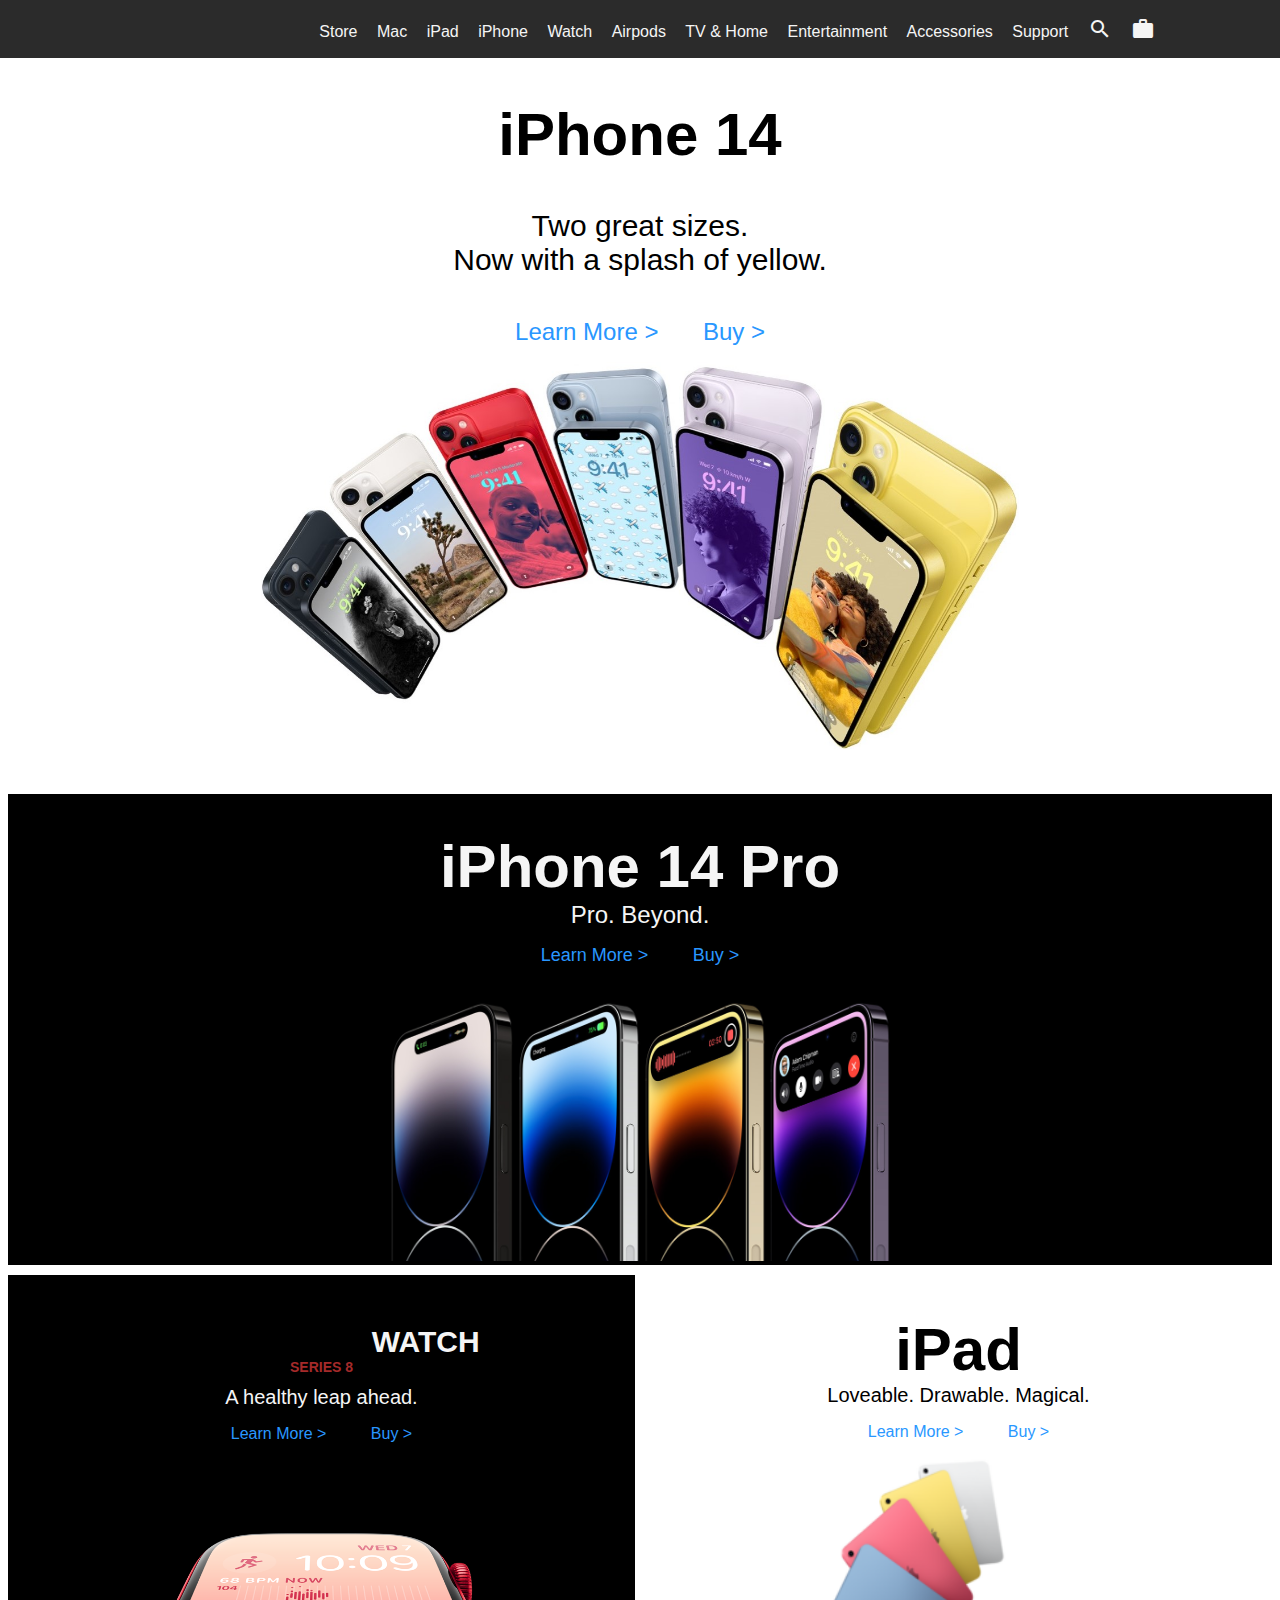
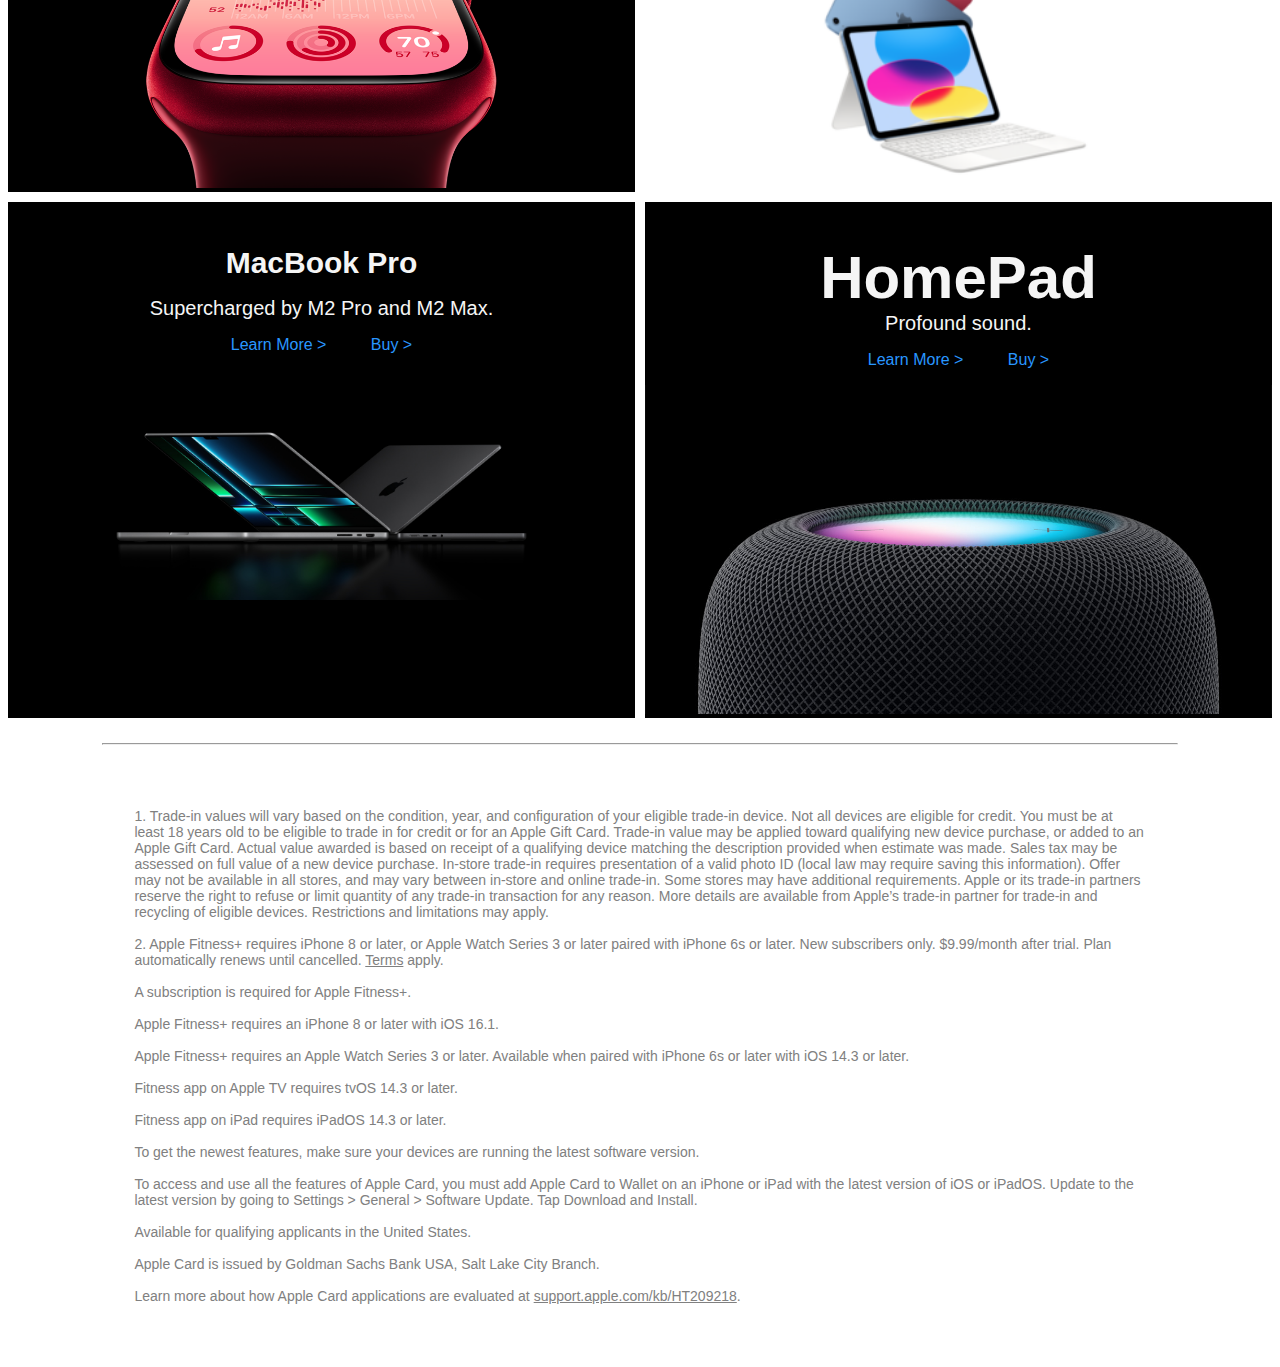
<file: index.html>
<!DOCTYPE html>
<html lang="en">

<head>
    <title>Apple</title>
    <link rel="stylesheet" href="styles.css">
    <link rel="stylesheet" href="https://fonts.googleapis.com/icon?family=Material+Icons">
    <script src="https://code.jquery.com/jquery-3.3.1.min.js" integrity="sha256-FgpCb/KJQlLNfOu91ta32o/NMZxltwRo8QtmkMRdAu8=" crossorigin="anonymous"></script>
    <script>
        $(function () {
            $("#navigation").load("navbar/navbar.html");
        });
    </script>
</head>

<body>

                                                <!-- NAVIGATION -->

    <div id="navigation"></div>

                                                <!-- IPHONE 14 -->

    <div style="margin-top: 100px;">
        <div>
            <h1 style="text-align: center; font-size: 60px;">iPhone 14</h1>
            <h2 style="text-align: center; font-size: 30px; font-weight: lighter;">Two great sizes. <br>Now with a splash of yellow.</h2>
        </div>
        <div class="index-div">
            <ul>
                <li><a href="#learn">Learn More ></a></li>
                <li><a href="#buy">Buy ></a></li>
            </ul>
        </div>
        <div>
            <center>
                <img src="images/iphone14_splash.jpg" alt="i phone 14 splash" width="60%">
            </center>
        </div>
    </div>

                                                <!-- IPHONE 14 PRO -->

    <div style="background-color: black; color: whitesmoke;">
        <div>
            <h1 style="text-align: center; font-size: 60px; margin-bottom: 0; padding-top: 3%;">iPhone 14 Pro</h1>
            <h2 style="text-align: center; font-size: 24px; font-weight: lighter; margin-top: 0; margin-bottom: 0;">
                Pro. Beyond.
            </h2>
        </div>
        <div class="index-div" style="margin-top: 0; margin-bottom: 0;">
            <ul>
                <li><a style="font-size: 18px;" href="#learn">Learn More ></a></li>
                <li><a style="font-size: 18px;" href="#buy">Buy ></a></li>
            </ul>
        </div>
        <div style="margin-top: 20px;">
            <center>
                <img src="images/ipjone14_pro_splash.jpg" alt="i phone 14 pro splash" width="40%">
            </center>
        </div>
    </div>

                                                <!-- WATCH AND IPAD -->

    <div>
        <div style="display: inline-flex; margin-top: 10px;">
            <div style="background-color: black; color: whitesmoke; width: 50%; margin-right: 10px;">
                <div>
                    <h1 style="text-align: center; font-size: 30px; margin-top: 7%; margin-bottom: 0;">
                    <i class="material-icons" style="font-size: 40px;">apple</i>
                        WATCH
                    </h1>
                    <h2 style="margin-top: 0%; font-size: 14px; text-align: center; color: brown;">
                        SERIES 8
                    </h2>
                    <h2 style="margin-top: 0%;margin-bottom: 0%; font-size: 20px; text-align: center; color: whitesmoke; font-weight: lighter;">
                        A healthy leap ahead.
                    </h2>
                </div>
                <div class="index-div" style="margin-top: 0%;">
                    <ul>
                        <li><a style="font-size: 16px;" href="#learn">Learn More ></a></li>
                        <li><a style="font-size: 16px;" href="#buy">Buy ></a></li>
                    </ul>
                </div>
                <div style="margin-bottom: 0px;">
                    <center>
                        <img src="images/apple_watch_series8.png" alt="APPLE WATCH SERIES 8" width="100%">
                    </center>
                </div>
            </div>
            <div style="color: black; width: 50%;">
                <div>
                    <h1 style="text-align: center; font-size: 60px; margin-bottom: 0;">iPad</h1>
                    <h2 style="text-align: center; font-size: 20px; font-weight: lighter; margin-top: 0; margin-bottom: 0;">
                        Loveable. Drawable. Magical.
                    </h2>
                </div">
                <div class="index-div" style="margin-top: 0;">
                    <ul>
                        <li><a style="font-size: 16px;" href="#learn">Learn More ></a></li>
                        <li><a style="font-size: 16px;" href="#buy">Buy ></a></li>
                    </ul>
                </div>
                <div style="margin-top: 0; margin-bottom: 10;">
                    <center>
                        <img src="images/ipad.png" alt="ipad splash" width="45%">
                    </center>
                </div>
            </div>
        </div>
    </div>

                                            <!-- MACBOOK PRO AND HOMEPAD -->

    <div>
        <div style="display: inline-flex; margin-top: 10px;">
            <div style="background-color: black; color: whitesmoke; width: 50%; margin-right: 10px;">
                <div>
                    <h1 style="text-align: center; font-size: 30px; margin-top: 7%; margin-bottom: 0;">
                        MacBook Pro
                    </h1>
                    <h2 style="margin-bottom: 0%; font-size: 20px; text-align: center; color: whitesmoke; font-weight: lighter;">
                        Supercharged by M2 Pro and M2 Max.
                    </h2>
                </div>
                <div class="index-div" style="margin-top: 0%;">
                    <ul>
                        <li><a style="font-size: 16px;" href="#learn">Learn More ></a></li>
                        <li><a style="font-size: 16px;" href="#buy">Buy ></a></li>
                    </ul>
                </div>
                <div>
                    <center>
                        <img src="images/macbook_pro.jpeg" alt="macbook pro" width="70%">
                    </center>
                </div>
            </div>
            <div style="color: whitesmoke; background-color: black; width: 50%;">
                <div>
                    <h1 style="text-align: center; font-size: 60px; margin-bottom: 0;">HomePad</h1>
                    <h2 style="text-align: center; font-size: 20px; font-weight: lighter; margin-top: 0; margin-bottom: 0;">
                        Profound sound.
                    </h2>
                </div">
                <div class="index-div" style="margin-top: 0;">
                    <ul>
                        <li><a style="font-size: 16px;" href="#learn">Learn More ></a></li>
                        <li><a style="font-size: 16px;" href="#buy">Buy ></a></li>
                    </ul>
                </div>
                <div style="margin-top: 0; margin-bottom: 10;">
                    <center>
                        <img src="images/apple_homepad.jpg" alt="apple homepad" width="100%">
                    </center>
                </div>
            </div>
        </div>
    </div>

    <div>
        <hr style="margin-top: 2%; max-width: 85%;">
        <p>
            1. Trade-in values will vary based on the condition, year, and configuration of your eligible trade-in device. Not all devices are eligible for credit. You must be at least 18 years old to be eligible to trade in for credit or for an Apple Gift Card. Trade-in value may be applied toward qualifying new device purchase, or added to an Apple Gift Card. Actual value awarded is based on receipt of a qualifying device matching the description provided when estimate was made. Sales tax may be assessed on full value of a new device purchase. In-store trade-in requires presentation of a valid photo ID (local law may require saving this information). Offer may not be available in all stores, and may vary between in-store and online trade-in. Some stores may have additional requirements. Apple or its trade-in partners reserve the right to refuse or limit quantity of any trade-in transaction for any reason. More details are available from Apple’s trade-in partner for trade-in and recycling of eligible devices. Restrictions and limitations may apply.
            <br><br>
            2. Apple Fitness+ requires iPhone 8 or later, or Apple Watch Series 3 or later paired with iPhone 6s or later. New subscribers only. $9.99/month after trial. Plan automatically renews until cancelled. <a style="color: gray;" href="#term">Terms</a> apply.
            <br><br>
            A subscription is required for Apple Fitness+.
            <br><br>
            Apple Fitness+ requires an iPhone 8 or later with iOS 16.1.
            <br><br>
            Apple Fitness+ requires an Apple Watch Series 3 or later. Available when paired with iPhone 6s or later with iOS 14.3 or later.
            <br><br>
            Fitness app on Apple TV requires tvOS 14.3 or later.
            <br><br>
            Fitness app on iPad requires iPadOS 14.3 or later.
            <br><br>
            To get the newest features, make sure your devices are running the latest software version.
            <br><br>
            To access and use all the features of Apple Card, you must add Apple Card to Wallet on an iPhone or iPad with the latest version of iOS or iPadOS. Update to the latest version by going to Settings > General > Software Update. Tap Download and Install.
            <br><br>
            Available for qualifying applicants in the United States.
            <br><br>
            Apple Card is issued by Goldman Sachs Bank USA, Salt Lake City Branch.
            <br><br>
            Learn more about how Apple Card applications are evaluated at <a style="color: gray" href="support.apple.com/kb/HT209218">support.apple.com/kb/HT209218</a>.
        </p>
    </div>
</body>
</html>
</file>
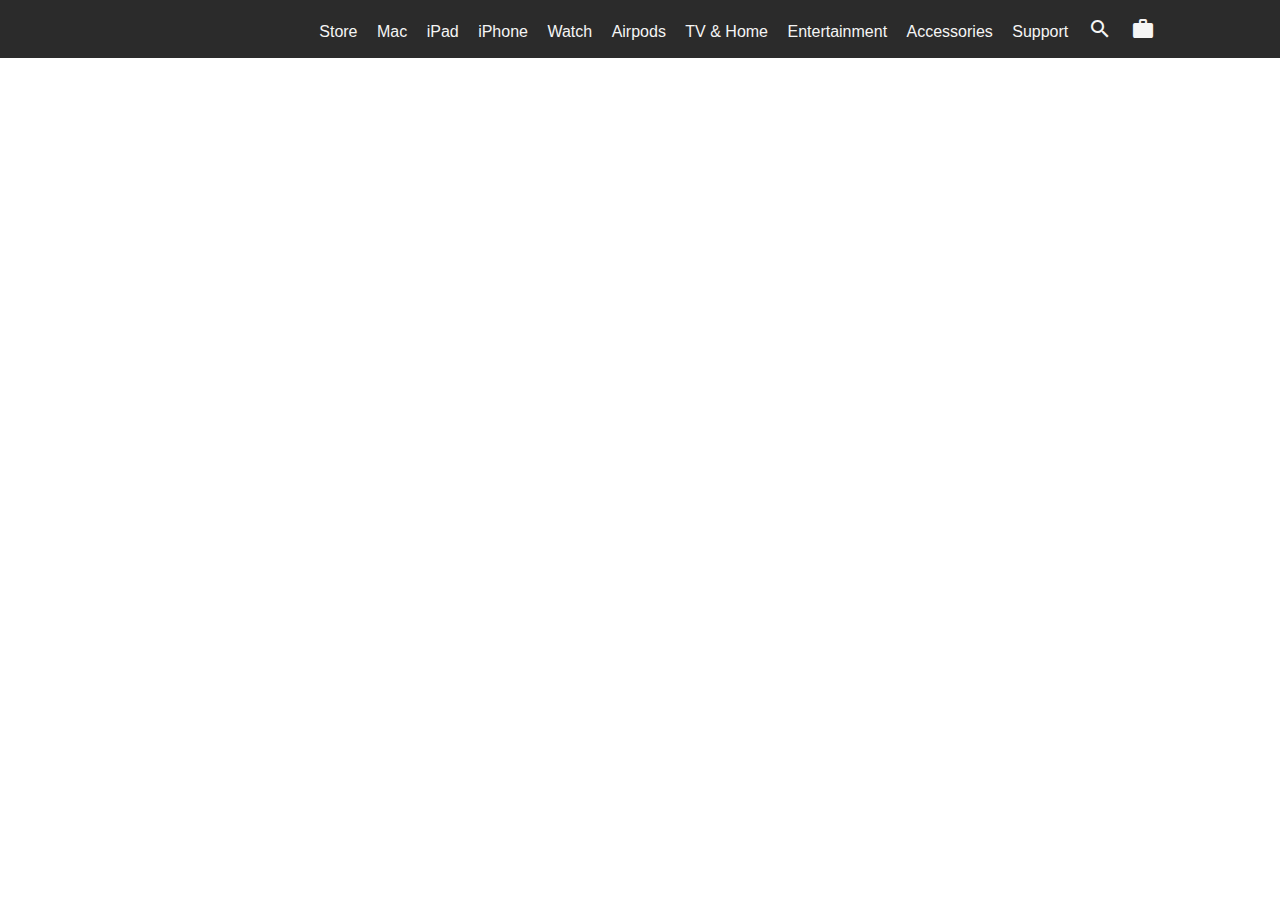
<file: store.html>
<!DOCTYPE html>
<html lang="en">

<head>
    <title>Apple</title>
    <link rel="stylesheet" href="styles.css">
    <link rel="stylesheet" href="https://fonts.googleapis.com/icon?family=Material+Icons">
    <script src="https://code.jquery.com/jquery-3.3.1.min.js" integrity="sha256-FgpCb/KJQlLNfOu91ta32o/NMZxltwRo8QtmkMRdAu8=" crossorigin="anonymous"></script>
    <script>
        $(function () {
            $("#navigation").load("navbar/navbar.html");
        });
    </script>
</head>

<body>
    <div id="navigation"></div>
</body>

</html>
</file>
<file: styles.css>
body {
    font-family: Arial, Helvetica, sans-serif;
}

.navbar-div {
    background-color: rgb(43, 43, 43);
    flex-wrap: wrap;
    position: fixed;
    top: 0;
    right: 0;
    left: 0;
    text-align: center;
    vertical-align: middle;
    border: 1px solid rgb(43, 43, 43);
    opacity: 0.9;
}

.navbar-div:hover {
    opacity: 1;
}

.navbar-list-item {
    display: inline-block;
    color: white;
    text-align: center;
    float: none;
}

ul {
    display: inline-block;
    list-style-type: none;
    text-align: left;
}

nav > ul > li > a {
    font-family: sans-serif;
    display: block;
    padding-left: 15px;
    color: whitesmoke;
    text-decoration: none;
}

.material-icons  {
    vertical-align: bottom;
}

.index-div > ul > li > a {
    font-family: sans-serif;
    font-size: 24px;
    display: block;
    padding-right: 40px;
    color: #2997ff;
    text-decoration: none;
}

.index-div  {
    text-align: center;
}

.index-div > ul > li {
    display: inline-block;
}

p {
    margin: 5%;
    margin-left: 10%;
    margin-right: 10%;
    color: gray;
    font-size: 14px;
}
</file>
